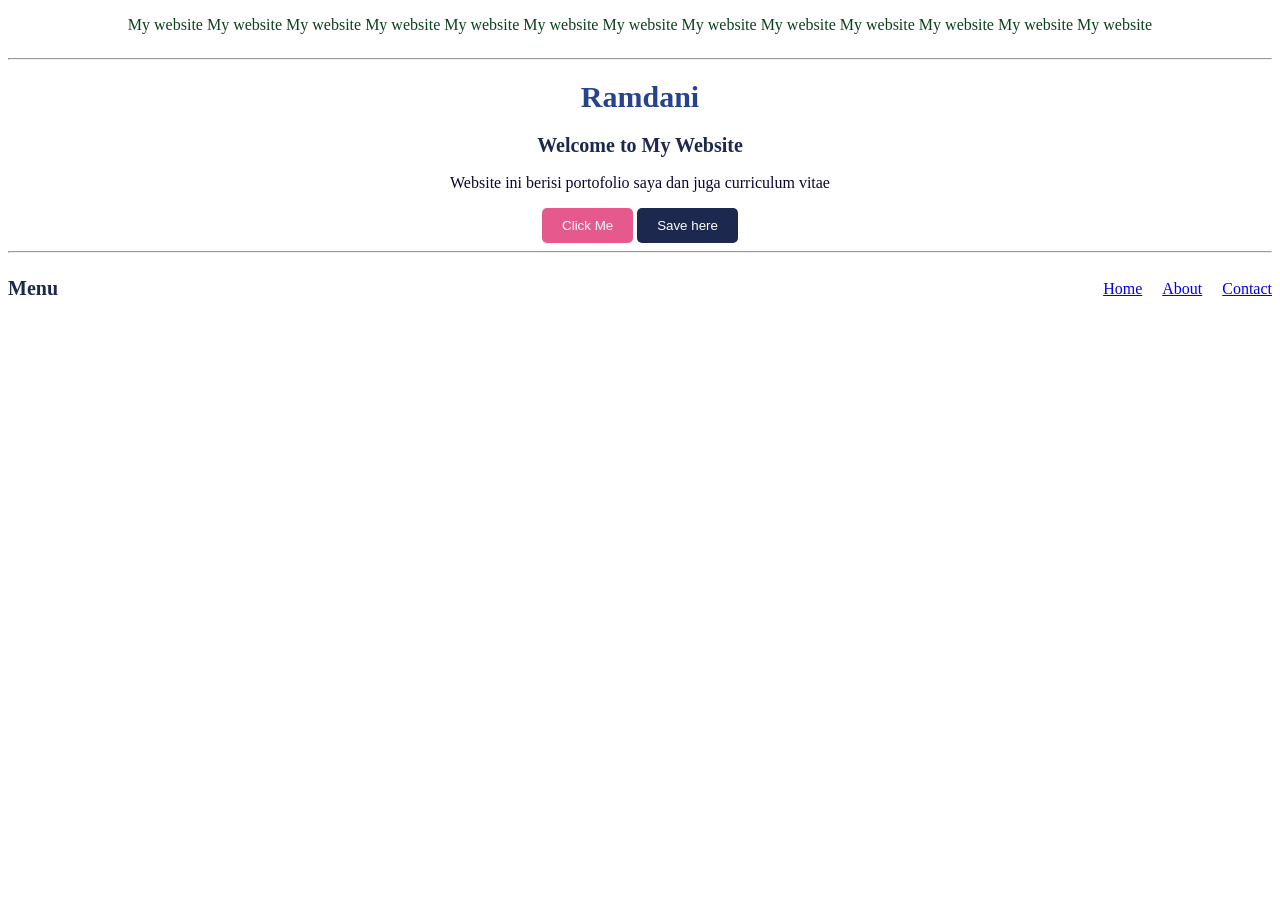
<file: index.html>
<!doctype html>
<html lang="en">
  <head>
    <meta charset="UTF-8" />
    <meta name="viewport" content="width=device-width, initial-scale=1.0" />
    <title>Portofolio - Muhamad Ramdani</title>
    <link rel="stylesheet" href="style.css" />
  </head>
  <body>
    <center>
      <table>
        <thead>
          <p class="judul">
            My website My website My website My website My website My website My
            website My website My website My website My website My website My
            website
          </p>
        </thead>
      </table>
      <hr />
      <h1>Ramdani</h1>
      <h2>Welcome to My Website</h2>
      <p>Website ini berisi portofolio saya dan juga curriculum vitae</p>
      <button>Click Me</button>
      <button id="btn-simpan">Save here</button>
      <hr />
      <div class="navbar">
        <h2>Menu</h2>

        <nav>
          <a href="#">Home</a>
          <a href="#">About</a>
          <a href="#">Contact</a>
        </nav>
      </div>
    </center>
  </body>
</html>
</file>
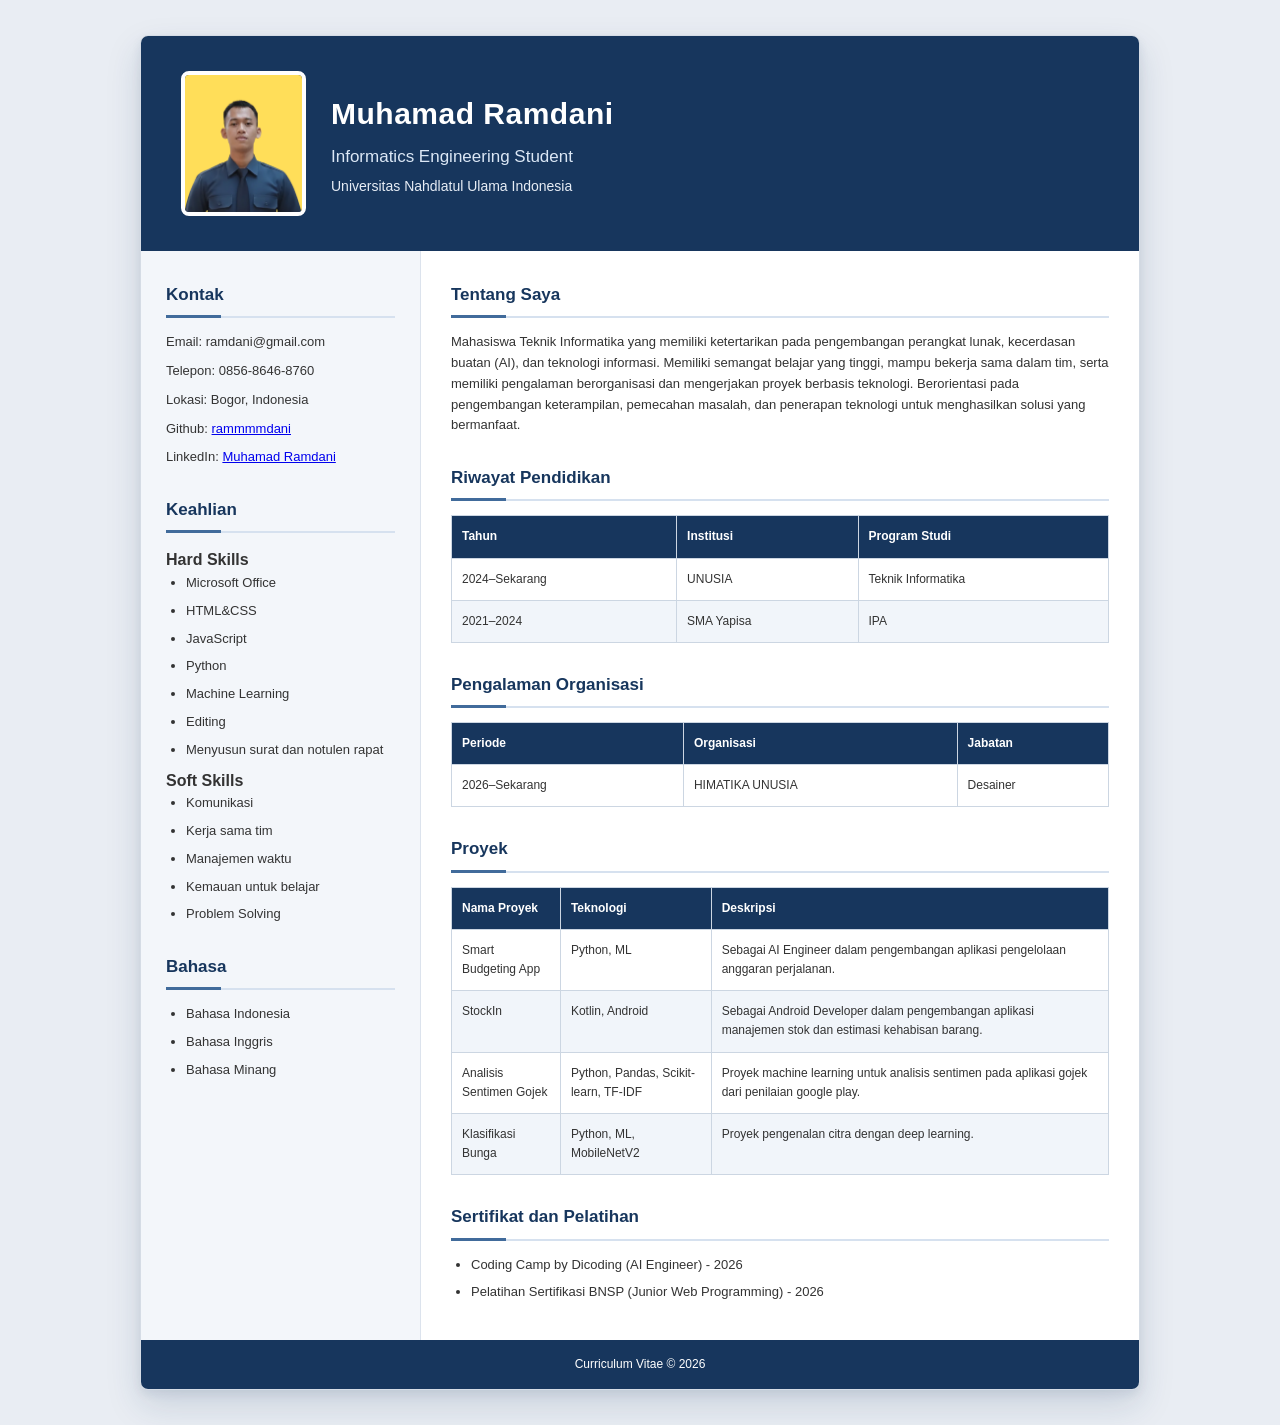
<file: cv.html>
<!doctype html>
<html lang="id">
  <head>
    <meta charset="UTF-8" />
    <meta name="viewport" content="width=device-width, initial-scale=1.0" />
    <title>Curriculum Vitae</title>
    <link rel="stylesheet" href="cv.css" />
  </head>
  <body>
    <div class="cv-container">
      <!-- HEADER -->
      <header class="header">
        <div class="profile-photo">
          <img src="Foto.png" alt="Foto Profil" />
        </div>

        <div class="header-info">
          <h1>Muhamad Ramdani</h1>
          <h3>Informatics Engineering Student</h3>
          <p>Universitas Nahdlatul Ulama Indonesia</p>
        </div>
      </header>

      <!-- KONTEN CV -->
      <div class="cv-content">
        <!-- SIDEBAR -->
        <aside class="sidebar">
          <section class="section">
            <h2>Kontak</h2>
            <p>Email: ramdani@gmail.com</p>
            <p>Telepon: 0856-8646-8760</p>
            <p>Lokasi: Bogor, Indonesia</p>
            <p>
              Github:
              <a
                href="https://github.com/rammmmdani/"
                target="_blank"
                rel="noopener noreferrer"
              >
                rammmmdani
              </a>
            </p>
            <p>
              LinkedIn:
              <a
                href="https://www.linkedin.com/in/muhamad-ramdani-850274316/"
                target="_blank"
                rel="noopener noreferrer"
              >
                Muhamad Ramdani
              </a>
            </p>
          </section>

          <section class="section">
            <h2>Keahlian</h2>
            <b>Hard Skills</b>
            <ul>
              <li>Microsoft Office</li>
              <li>HTML&CSS</li>
              <li>JavaScript</li>
              <li>Python</li>
              <li>Machine Learning</li>
              <li>Editing</li>
              <li>Menyusun surat dan notulen rapat</li>
            </ul>

            <b>Soft Skills</b>
            <ul>
              <li>Komunikasi</li>
              <li>Kerja sama tim</li>
              <li>Manajemen waktu</li>
              <li>Kemauan untuk belajar</li>
              <li>Problem Solving</li>
            </ul>
          </section>

          <section class="section">
            <h2>Bahasa</h2>
            <ul>
              <li>Bahasa Indonesia</li>
              <li>Bahasa Inggris</li>
              <li>Bahasa Minang</li>
            </ul>
          </section>
        </aside>

        <!-- KONTEN UTAMA -->
        <main class="main-content">
          <section class="section">
            <h2>Tentang Saya</h2>
            <p>
              Mahasiswa Teknik Informatika yang memiliki ketertarikan pada
              pengembangan perangkat lunak, kecerdasan buatan (AI), dan
              teknologi informasi. Memiliki semangat belajar yang tinggi, mampu
              bekerja sama dalam tim, serta memiliki pengalaman berorganisasi
              dan mengerjakan proyek berbasis teknologi. Berorientasi pada
              pengembangan keterampilan, pemecahan masalah, dan penerapan
              teknologi untuk menghasilkan solusi yang bermanfaat.
            </p>
          </section>

          <!-- TABEL PENDIDIKAN -->
          <section class="section">
            <h2>Riwayat Pendidikan</h2>

            <table>
              <thead>
                <tr>
                  <th>Tahun</th>
                  <th>Institusi</th>
                  <th>Program Studi</th>
                </tr>
              </thead>

              <tbody>
                <tr>
                  <td>2024–Sekarang</td>
                  <td>UNUSIA</td>
                  <td>Teknik Informatika</td>
                </tr>
                <tr>
                  <td>2021–2024</td>
                  <td>SMA Yapisa</td>
                  <td>IPA</td>
                </tr>
              </tbody>
            </table>
          </section>

          <!-- TABEL ORGANISASI -->
          <section class="section">
            <h2>Pengalaman Organisasi</h2>

            <table>
              <thead>
                <tr>
                  <th>Periode</th>
                  <th>Organisasi</th>
                  <th>Jabatan</th>
                </tr>
              </thead>

              <tbody>
                <tr>
                  <td>2026–Sekarang</td>
                  <td>HIMATIKA UNUSIA</td>
                  <td>Desainer</td>
                </tr>
              </tbody>
            </table>
          </section>

          <!-- TABEL PROYEK -->
          <section class="section">
            <h2>Proyek</h2>

            <table>
              <thead>
                <tr>
                  <th>Nama Proyek</th>
                  <th>Teknologi</th>
                  <th>Deskripsi</th>
                </tr>
              </thead>

              <tbody>
                <tr>
                  <td>Smart Budgeting App</td>
                  <td>Python, ML</td>
                  <td>
                    Sebagai AI Engineer dalam pengembangan aplikasi pengelolaan
                    anggaran perjalanan.
                  </td>
                </tr>

                <tr>
                  <td>StockIn</td>
                  <td>Kotlin, Android</td>
                  <td>
                    Sebagai Android Developer dalam pengembangan aplikasi
                    manajemen stok dan estimasi kehabisan barang.
                  </td>
                </tr>

                <tr>
                  <td>Analisis Sentimen Gojek</td>
                  <td>Python, Pandas, Scikit-learn, TF-IDF</td>
                  <td>
                    Proyek machine learning untuk analisis sentimen pada
                    aplikasi gojek dari penilaian google play.
                  </td>
                </tr>

                <tr>
                  <td>Klasifikasi Bunga</td>
                  <td>Python, ML, MobileNetV2</td>
                  <td>Proyek pengenalan citra dengan deep learning.</td>
                </tr>
              </tbody>
            </table>
          </section>

          <!-- SERTIFIKAT -->
          <section class="section">
            <h2>Sertifikat dan Pelatihan</h2>
            <ul>
              <li>Coding Camp by Dicoding (AI Engineer) - 2026</li>
              <li>
                Pelatihan Sertifikasi BNSP (Junior Web Programming) - 2026
              </li>
            </ul>
          </section>
        </main>
      </div>

      <!-- FOOTER -->
      <footer class="footer">
        <p>Curriculum Vitae &copy; 2026</p>
      </footer>
    </div>
  </body>
</html>
</file>
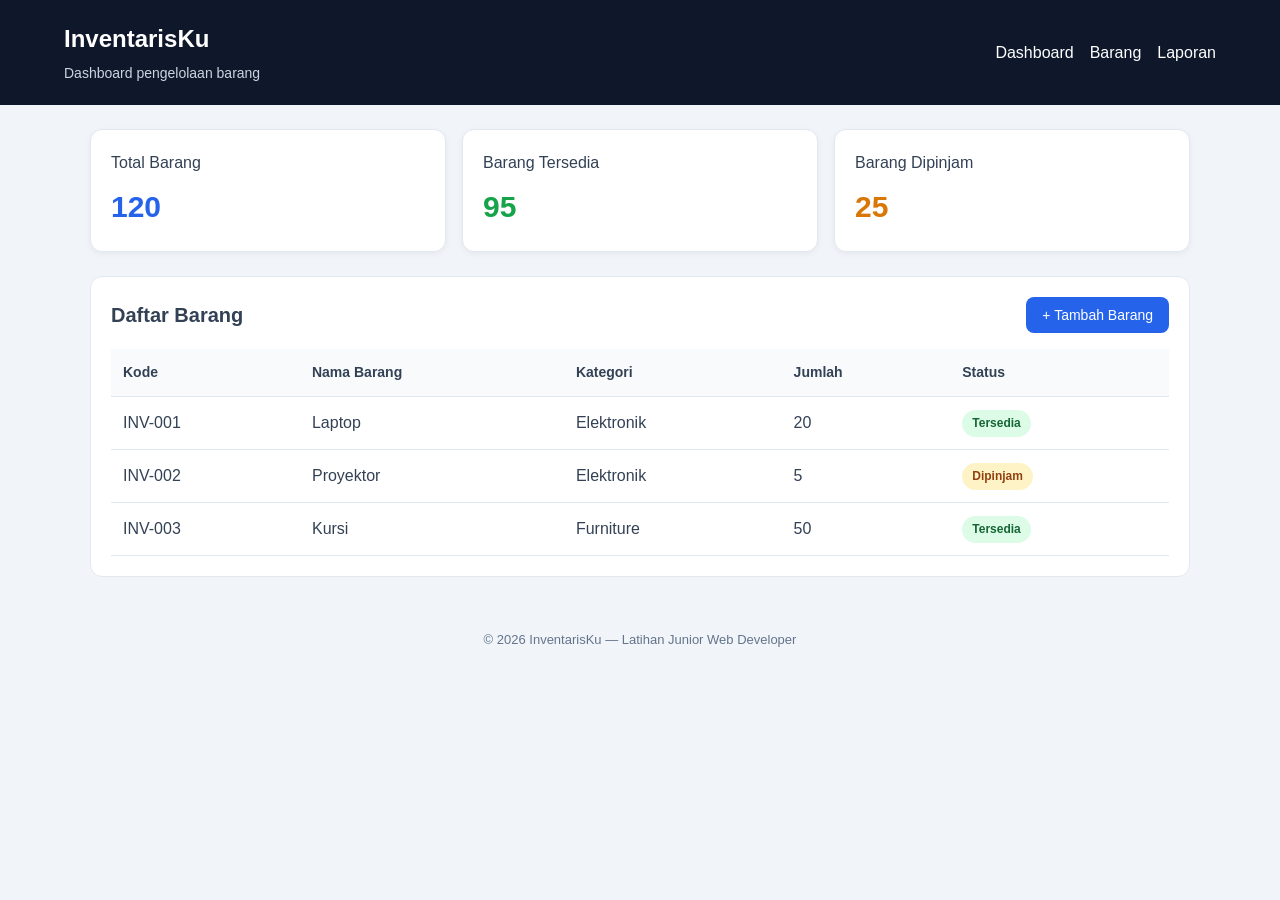
<file: viewport.html>
<!doctype html>
<html lang="en">
  <head>
    <meta charset="UTF-8" />
    <meta name="viewport" content="width=device-width, initial-scale=1.0" />
    <title>Document</title>
    <link rel="stylesheet" href="style-viewport.css" />
  </head>
  <body>
    <header class="header">
      <div>
        <h1>InventarisKu</h1>
        <p>Dashboard pengelolaan barang</p>
      </div>

      <nav class="nav-links">
        <a href="#">Dashboard</a>
        <a href="#">Barang</a>
        <a href="#">Laporan</a>
      </nav>
    </header>

    <main class="container">
      <section class="summary">
        <article class="card">
          <h2>Total Barang</h2>
          <p class="number">120</p>
        </article>

        <article class="card">
          <h2>Barang Tersedia</h2>
          <p class="number success">95</p>
        </article>

        <article class="card">
          <h2>Barang Dipinjam</h2>
          <p class="number warning">25</p>
        </article>
      </section>

      <section class="content-section">
        <div class="section-heading">
          <h2>Daftar Barang</h2>
          <button class="btn-primary" type="button">+ Tambah Barang</button>
        </div>

        <div class="table-wrapper">
          <table>
            <thead>
              <tr>
                <th>Kode</th>
                <th>Nama Barang</th>
                <th>Kategori</th>
                <th>Jumlah</th>
                <th>Status</th>
              </tr>
            </thead>

            <tbody>
              <tr>
                <td>INV-001</td>
                <td>Laptop</td>
                <td>Elektronik</td>
                <td>20</td>
                <td><span class="badge tersedia">Tersedia</span></td>
              </tr>

              <tr>
                <td>INV-002</td>
                <td>Proyektor</td>
                <td>Elektronik</td>
                <td>5</td>
                <td><span class="badge dipinjam">Dipinjam</span></td>
              </tr>

              <tr>
                <td>INV-003</td>
                <td>Kursi</td>
                <td>Furniture</td>
                <td>50</td>
                <td><span class="badge tersedia">Tersedia</span></td>
              </tr>
            </tbody>
          </table>
        </div>
      </section>
    </main>

    <footer class="footer">
      <p>&copy; 2026 InventarisKu — Latihan Junior Web Developer</p>
    </footer>
  </body>
</html>
</file>
<file: style.css>
h1 {
  color: #264391;
  font-size: 30px;
}

h2 {
  color: #1c284d;
  font-size: 20px;
}

p {
  color: #0e0632;
  font-size: 16px;
}

button {
  background-color: #e5598d;
  color: white;
  padding: 10px 20px;
  border: none;
  border-radius: 5px;
  cursor: pointer;
}

button:hover {
  background-color: #d94c7a;
}

.judul {
  color: #0d411e;
}

#btn-simpan {
  background-color: #1c284d;
  color: white;
}

.navbar {
  display: flex;
  justify-content: space-between;
  align-items: center;
  gap: 20px;
}

.navbar nav {
  display: flex;
  gap: 20px;
}
</file>
<file: cv.css>
/* RESET */
* {
  margin: 0;
  padding: 0;
  box-sizing: border-box;
}

/* HALAMAN */
body {
  font-family: Arial, Helvetica, sans-serif;
  background-color: #e9edf3;
  color: #333333;
  line-height: 1.6;
  padding: 35px 15px;
}

/* CONTAINER CV */
.cv-container {
  max-width: 1000px;
  margin: auto;
  background-color: #ffffff;
  border: 1px solid #d5dce5;
  border-radius: 8px;
  overflow: hidden;

  /* Bayangan tepi */
  box-shadow:
    0 4px 10px rgba(23, 54, 93, 0.08),
    0 15px 35px rgba(23, 54, 93, 0.15);
}

/* HEADER */
.header {
  display: flex;
  align-items: center;
  gap: 25px;
  padding: 35px 40px;
  background-color: #17365d;
  color: #ffffff;
}

.profile-photo {
  width: 125px;
  height: 145px;
  flex-shrink: 0;
  border: 4px solid #ffffff;
  border-radius: 8px;
  overflow: hidden;
  background-color: #dbe4f0;
}

.profile-photo img {
  width: 100%;
  height: 100%;
  object-fit: cover;
}

.header-info h1 {
  font-size: 30px;
  margin-bottom: 5px;
  letter-spacing: 0.5px;
}

.header-info h3 {
  font-size: 17px;
  font-weight: normal;
  color: #dbe7f5;
  margin-bottom: 5px;
}

.header-info p {
  font-size: 14px;
  color: #e7edf5;
}

/* LAYOUT DUA KOLOM */
.cv-content {
  display: grid;
  grid-template-columns: 280px minmax(0, 1fr);
}

/* SIDEBAR */
.sidebar {
  background-color: #f3f6fa;
  padding: 30px 25px;
  border-right: 1px solid #dce3ed;
}

/* KONTEN UTAMA */
.main-content {
  min-width: 0;
  padding: 30px;
}

/* BAGIAN CV */
.section {
  margin-bottom: 28px;
}

.section:last-child {
  margin-bottom: 0;
}

.section h2 {
  font-size: 17px;
  color: #17365d;
  margin-bottom: 14px;
  padding-bottom: 8px;
  border-bottom: 2px solid #d6e1ef;
  position: relative;
}

.section h2::after {
  content: "";
  display: block;
  width: 55px;
  height: 3px;
  background-color: #416b9b;
  position: absolute;
  bottom: -2px;
  left: 0;
}

.section p {
  font-size: 13px;
  margin-bottom: 8px;
  overflow-wrap: anywhere;
}

.section ul {
  padding-left: 20px;
}

.section li {
  font-size: 13px;
  margin-bottom: 7px;
}

/* TABEL */
table {
  width: 100%;
  border-collapse: collapse;
  table-layout: auto;
  margin-top: 12px;
  font-size: 12px;
  border: 1px solid #ccd6e2;
  background-color: #ffffff;
}

thead {
  background-color: #17365d;
  color: #ffffff;
}

th,
td {
  padding: 11px 10px;
  text-align: left;
  vertical-align: top;
  border: 1px solid #ccd6e2;
  overflow-wrap: anywhere;
}

th {
  font-weight: bold;
}

tbody tr:nth-child(even) {
  background-color: #f1f5fa;
}

tbody tr:hover {
  background-color: #e3ecf7;
}

/* FOOTER */
.footer {
  background-color: #17365d;
  color: #ffffff;
  text-align: center;
  padding: 15px;
  font-size: 12px;
}

/* RESPONSIVE UNTUK HP */
@media screen and (max-width: 700px) {
  body {
    padding: 12px;
  }

  .header {
    flex-direction: column;
    text-align: center;
    padding: 25px 18px;
  }

  .header-info h1 {
    font-size: 24px;
  }

  .cv-content {
    grid-template-columns: 1fr;
  }

  .sidebar {
    border-right: none;
    border-bottom: 1px solid #dce3ed;
    padding: 25px 20px;
  }

  .main-content {
    padding: 25px 18px;
  }

  table {
    font-size: 10px;
  }

  th,
  td {
    padding: 7px 5px;
  }
}

/* PENGATURAN CETAK / PDF */
@media print {
  @page {
    size: A4;
    margin: 8mm;
  }

  body {
    background-color: #ffffff;
    padding: 0;
    -webkit-print-color-adjust: exact;
    print-color-adjust: exact;
  }

  .cv-container {
    max-width: 100%;
    border: none;
    border-radius: 0;
    box-shadow: none;
  }

  .section {
    break-inside: avoid;
  }

  table {
    break-inside: avoid;
  }
}
</file>
<file: style-viewport.css>
/* 1. Pengaturan dasar */
* {
  box-sizing: border-box;
}

body {
  margin: 0;
  font-family: Arial, sans-serif;
  color: #334155;
  background-color: #f1f5f9;
  line-height: 1.6;
}

/* 2. Header dan navigasi */
.header {
  display: flex;
  justify-content: space-between;
  align-items: center;
  gap: 20px;
  padding: 20px 5%;
  color: white;
  background-color: #0f172a;
}

.header h1 {
  margin: 0;
  font-size: 24px;
}

.header p {
  margin: 4px 0 0;
  color: #cbd5e1;
  font-size: 14px;
}

.nav-links {
  display: flex;
  flex-wrap: wrap;
  gap: 16px;
}

.nav-links a {
  color: white;
  text-decoration: none;
}

.nav-links a:hover {
  color: #93c5fd;
}

/* 3. Kontainer utama */
.container {
  width: min(100% - 32px, 1100px);
  margin: 24px auto;
}

/* 4. Kartu ringkasan */
.summary {
  display: grid;
  grid-template-columns: repeat(3, minmax(0, 1fr));
  gap: 16px;
}

.card {
  padding: 20px;
  background-color: white;
  border: 1px solid #e2e8f0;
  border-radius: 12px;
  box-shadow: 0 2px 6px rgb(15 23 42 / 5%);
}

.card h2 {
  margin: 0;
  font-size: 16px;
  font-weight: 500;
}

.number {
  margin: 8px 0 0;
  font-size: 30px;
  font-weight: 700;
  color: #2563eb;
}

.success {
  color: #16a34a;
}

.warning {
  color: #d97706;
}

/* 5. Bagian tabel */
.content-section {
  margin-top: 24px;
  padding: 20px;
  background-color: white;
  border: 1px solid #e2e8f0;
  border-radius: 12px;
}

.section-heading {
  display: flex;
  justify-content: space-between;
  align-items: center;
  gap: 12px;
  margin-bottom: 16px;
}

.section-heading h2 {
  margin: 0;
  font-size: 20px;
}

.btn-primary {
  padding: 10px 16px;
  border: none;
  border-radius: 8px;
  background-color: #2563eb;
  color: white;
  font-size: 14px;
  cursor: pointer;
}

.btn-primary:hover {
  background-color: #1d4ed8;
}

.table-wrapper {
  overflow-x: auto;
}

table {
  width: 100%;
  border-collapse: collapse;
  text-align: left;
}

th,
td {
  padding: 12px;
  border-bottom: 1px solid #e2e8f0;
}

th {
  background-color: #f8fafc;
  font-size: 14px;
}

.badge {
  display: inline-block;
  padding: 4px 10px;
  border-radius: 999px;
  font-size: 12px;
  font-weight: 600;
}

.tersedia {
  background-color: #dcfce7;
  color: #166534;
}

.dipinjam {
  background-color: #fef3c7;
  color: #92400e;
}

/* 6. Footer */
.footer {
  padding: 16px;
  text-align: center;
  color: #64748b;
  font-size: 13px;
}

/* 7. Responsive: tablet */
@media (max-width: 768px) {
  .header {
    align-items: flex-start;
    flex-direction: column;
  }

  .summary {
    grid-template-columns: repeat(2, minmax(0, 1fr));
  }
}

/* 8. Responsive: ponsel */
@media (max-width: 480px) {
  .summary {
    grid-template-columns: 1fr;
  }

  .section-heading {
    align-items: stretch;
    flex-direction: column;
  }

  .btn-primary {
    width: 100%;
  }

  .content-section {
    padding: 12px;
  }

  th,
  td {
    padding: 8px;
    font-size: 13px;
  }
}
</file>
